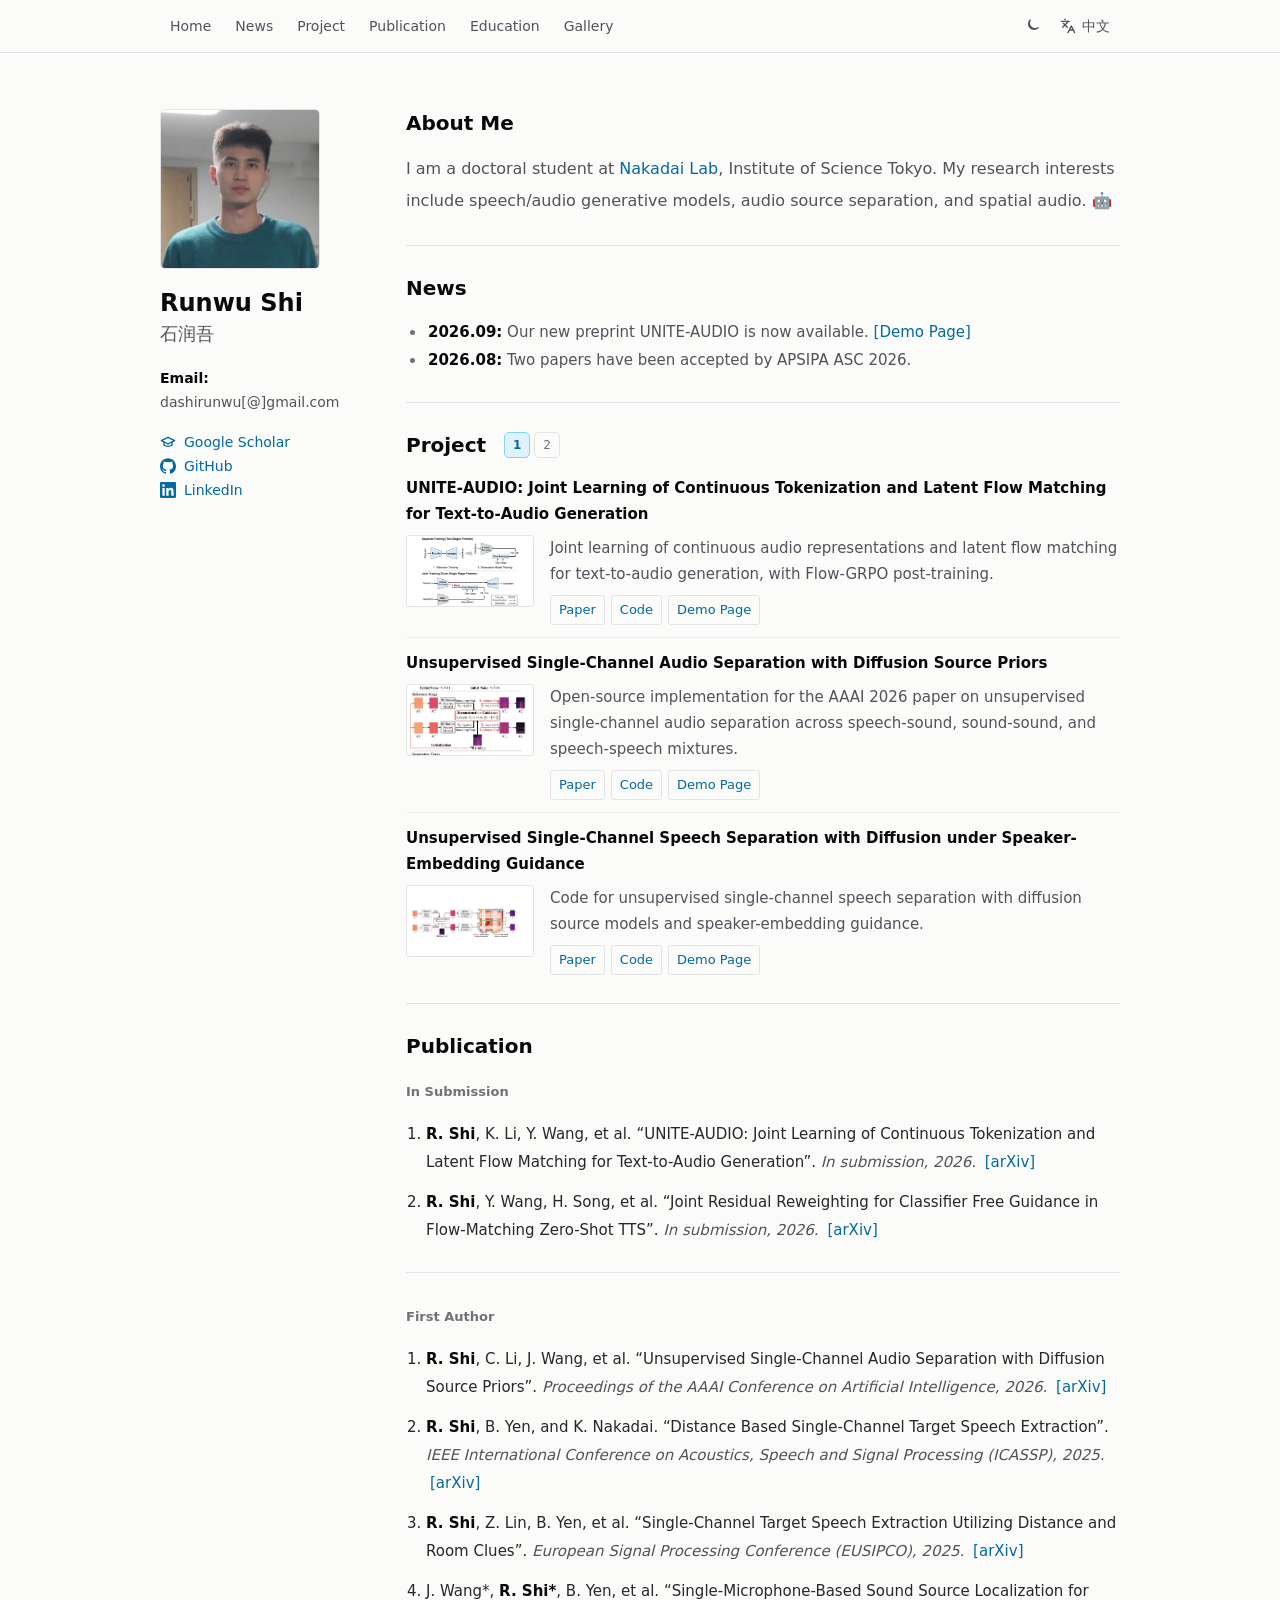
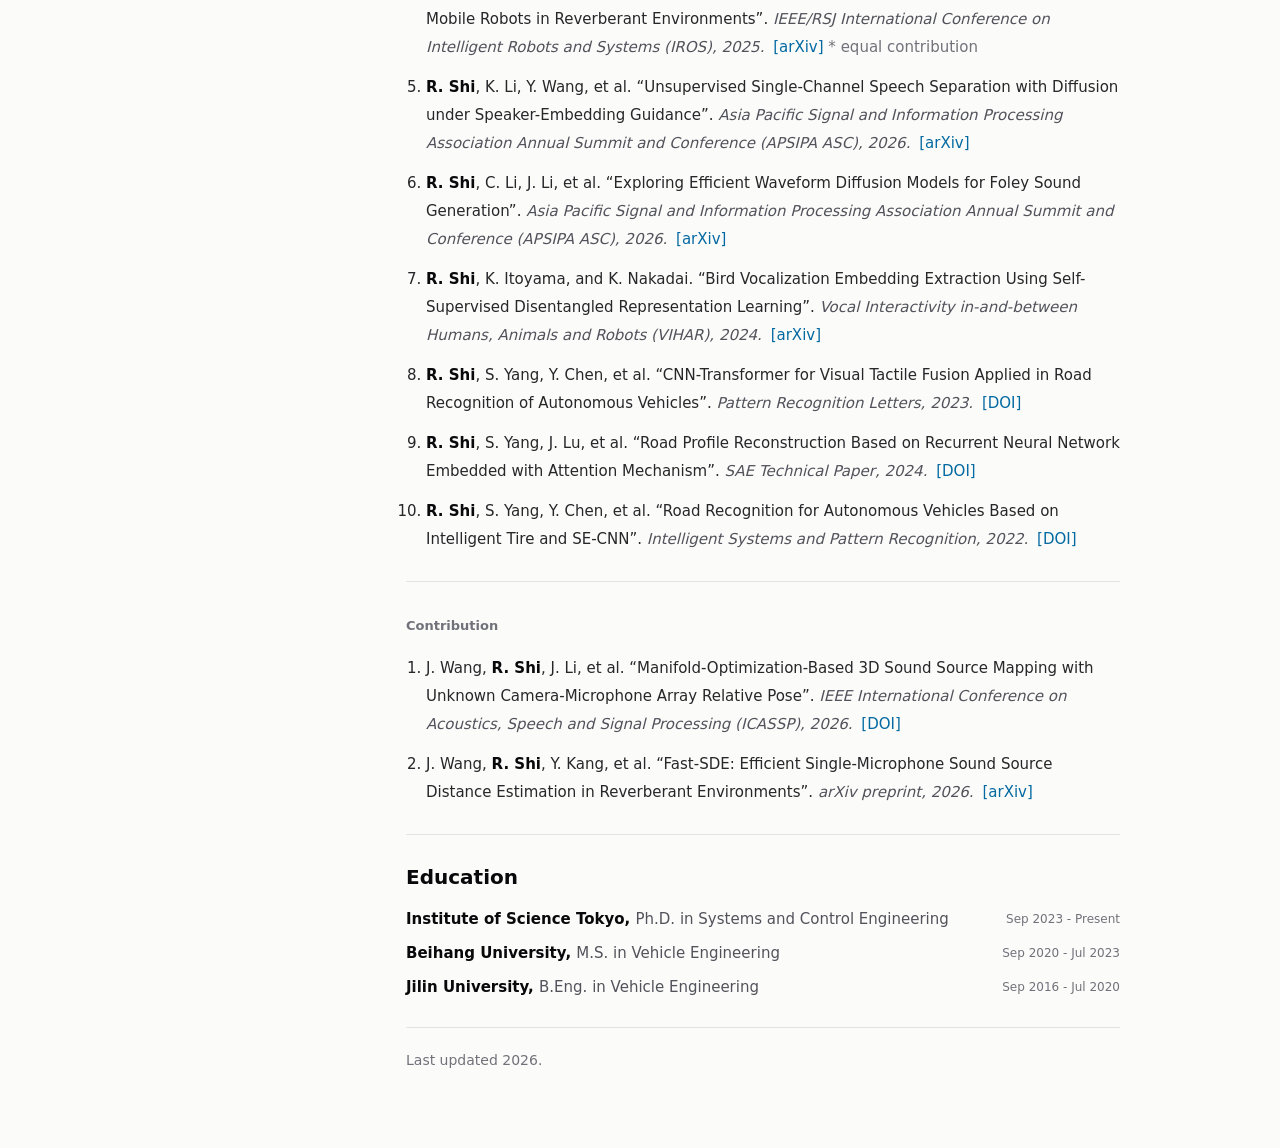
<file: index.html>
<!doctype html>
<html lang="en" data-lang="en">
  <head>
    <meta charset="utf-8" />
    <meta name="viewport" content="width=device-width, initial-scale=1" />
    <title>Runwu Shi（石润吾）Home page</title>
    <meta
      name="description"
      content="Personal academic homepage of Runwu Shi, a doctoral student working on speech, audio, and signal processing."
    />
    <meta property="og:title" content="Runwu Shi（石润吾）Home page" />
    <meta
      property="og:description"
      content="Personal academic homepage of Runwu Shi, a doctoral student working on speech, audio, and signal processing."
    />
    <meta property="og:url" content="https://runwushi.github.io/" />
    <meta property="og:type" content="website" />
    <link rel="icon" type="image/png" href="assets/favicon.png" />
    <link rel="apple-touch-icon" href="assets/favicon.png" />
    <link rel="stylesheet" href="styles.css?v=20260924-6" />
  </head>
  <body>
    <header class="site-header">
      <div class="header-inner">
        <nav class="nav" aria-label="Primary navigation">
          <a href="#top">Home</a>
          <a href="#news">News</a>
          <a href="#projects">Project</a>
          <a href="#publications">Publication</a>
          <a href="#education">Education</a>
          <a href="gallery.html">Gallery</a>
        </nav>
        <div class="header-actions">
          <button
            class="icon-button"
            id="theme-toggle"
            type="button"
            aria-label="Switch to dark mode"
            title="Switch to dark mode"
          >
            <svg class="moon-icon" aria-hidden="true" viewBox="0 0 24 24">
              <path
                d="M21 14.7A8.5 8.5 0 0 1 9.3 3a7 7 0 1 0 11.7 11.7Z"
              />
            </svg>
            <svg class="sun-icon" aria-hidden="true" viewBox="0 0 24 24">
              <circle cx="12" cy="12" r="4" />
              <path
                d="M12 2v2M12 20v2M4.9 4.9l1.4 1.4M17.7 17.7l1.4 1.4M2 12h2M20 12h2M4.9 19.1l1.4-1.4M17.7 6.3l1.4-1.4"
              />
            </svg>
          </button>
          <button class="language-button" id="language-toggle" type="button">
            <svg aria-hidden="true" viewBox="0 0 24 24">
              <path
                d="m5 8 6 6M4 14l6-6 2-3M2 5h12M7 2h1M22 22l-5-10-5 10M14 18h6"
              />
            </svg>
            <span class="lang-en">中文</span>
            <span class="lang-zh">English</span>
          </button>
        </div>
      </div>
    </header>

    <main id="top" class="page">
      <aside class="profile">
        <img
          class="portrait"
          src="assets/runwu-shi-photo.jpg"
          alt="Runwu Shi portrait"
        />
        <h1>Runwu Shi</h1>
        <p class="cn-name">石润吾</p>
        <p class="email">
          <strong><span class="lang-en">Email</span><span class="lang-zh">邮箱</span>:</strong>
          dashirunwu[@]gmail.com
        </p>
        <div class="profile-links">
          <a
            href="https://scholar.google.com/citations?user=aUKH6-wAAAAJ&amp;hl=zh-CN"
            target="_blank"
            rel="noreferrer"
          >
            <svg aria-hidden="true" viewBox="0 0 24 24">
              <path d="M22 10 12 5 2 10l10 5 10-5Z" />
              <path d="M6 12v5c2.7 2 9.3 2 12 0v-5" />
            </svg>
            Google Scholar
          </a>
          <a href="https://github.com/RunwuShi/" target="_blank" rel="noreferrer">
            <svg aria-hidden="true" viewBox="0 0 24 24" class="github-mark">
              <path
                d="M12 .3C5.37.3 0 5.67 0 12.3c0 5.3 3.44 9.8 8.2 11.38.6.11.82-.26.82-.58 0-.28-.01-1.04-.02-2.04-3.34.72-4.04-1.61-4.04-1.61-.55-1.39-1.33-1.76-1.33-1.76-1.09-.74.08-.73.08-.73 1.2.08 1.84 1.24 1.84 1.24 1.07 1.83 2.81 1.3 3.49 1 .11-.78.42-1.3.76-1.6-2.66-.3-5.46-1.33-5.46-5.93 0-1.31.47-2.38 1.24-3.22-.12-.3-.54-1.52.12-3.18 0 0 1.01-.32 3.3 1.23.96-.27 1.98-.4 3-.4s2.04.13 3 .4c2.29-1.55 3.3-1.23 3.3-1.23.66 1.66.24 2.88.12 3.18.77.84 1.24 1.91 1.24 3.22 0 4.61-2.81 5.62-5.48 5.92.43.37.82 1.1.82 2.22 0 1.6-.02 2.89-.02 3.28 0 .32.22.69.83.57A12 12 0 0 0 24 12.3C24 5.67 18.63.3 12 .3Z"
              />
            </svg>
            GitHub
          </a>
          <a href="https://www.linkedin.com/in/runwu-shi-97a55925b" target="_blank" rel="noreferrer">
            <svg aria-hidden="true" viewBox="0 0 24 24" class="brand-mark">
              <path
                d="M20.45 20.45h-3.56v-5.58c0-1.33-.02-3.04-1.85-3.04-1.86 0-2.14 1.45-2.14 2.95v5.67H9.34V8.98h3.41v1.57h.05a3.74 3.74 0 0 1 3.37-1.85c3.61 0 4.28 2.38 4.28 5.47v6.28ZM5.32 7.42a2.06 2.06 0 1 1 0-4.12 2.06 2.06 0 0 1 0 4.12Zm1.78 13.03H3.54V8.98H7.1v11.47ZM22.23 0H1.76C.79 0 0 .77 0 1.73v20.54C0 23.23.79 24 1.76 24h20.47c.98 0 1.77-.77 1.77-1.73V1.73C24 .77 23.21 0 22.23 0Z"
              />
            </svg>
            LinkedIn
          </a>
        </div>
      </aside>

      <article class="content">
        <section id="about">
          <h2><span class="lang-en">About Me</span><span class="lang-zh">个人简介</span></h2>
          <p class="lang-en">
            I am a doctoral student at
            <a href="https://www.ra.sc.e.titech.ac.jp/" target="_blank" rel="noreferrer">Nakadai Lab</a>,
            Institute of Science Tokyo. My research interests include speech/audio
            generative models, audio source separation, and spatial audio. 🤖
          </p>
          <p class="lang-zh">
            我是东京科学大学
            <a href="https://www.ra.sc.e.titech.ac.jp/" target="_blank" rel="noreferrer">Nakadai Lab</a>
            的博士生。我的研究方向包括语音/音频生成模型、音源分离与空间音频等，欢迎合作~ 🤖
          </p>
        </section>

        <section id="news">
          <h2><span class="lang-en">News</span><span class="lang-zh">动态</span></h2>
          <ul class="news-list">
            <li>
              <time datetime="2026-09">2026.09:</time>
              <span class="lang-en">Our new preprint UNITE-AUDIO is now available.</span>
              <span class="lang-zh">我们的新论文 UNITE-AUDIO 现已公开。</span>
              <span class="links">
                <a href="https://runwushi.github.io/Unite-Audio/" target="_blank" rel="noreferrer">[Demo Page]</a>
              </span>
            </li>
            <li>
              <time datetime="2026-08">2026.08:</time>
              <span class="lang-en">Two papers have been accepted by APSIPA ASC 2026.</span>
              <span class="lang-zh">两篇论文已被 APSIPA ASC 2026 录用。</span>
            </li>
          </ul>
        </section>

        <section id="projects">
          <div class="project-heading">
            <h2><span class="lang-en">Project</span><span class="lang-zh">项目</span></h2>
            <nav class="project-pagination" aria-label="Project pages"></nav>
          </div>
          <ul class="plain-list project-list">
            <li class="project-item">
              <p class="paper-title">UNITE-AUDIO: Joint Learning of Continuous Tokenization and Latent Flow Matching for Text-to-Audio Generation</p>
              <div class="project-body">
                <img class="project-thumbnail" src="assets/projects/unite-audio.png" alt="Overview of the UNITE-AUDIO training framework" width="1000" height="721" />
                <div class="project-copy">
                  <p class="lang-en">
                    Joint learning of continuous audio representations and latent flow
                    matching for text-to-audio generation, with Flow-GRPO post-training.
                  </p>
                  <p class="lang-zh">
                    联合学习连续音频表征与潜在 Flow Matching 的文本到音频生成方法，并采用
                    Flow-GRPO 进行后训练。
                  </p>
                  <p class="links">
                    <a href="https://arxiv.org/abs/2609.28206" target="_blank" rel="noreferrer">Paper</a>
                    <a href="https://github.com/RunwuShi/Unite-Audio" target="_blank" rel="noreferrer">Code</a>
                    <a href="https://runwushi.github.io/Unite-Audio/" target="_blank" rel="noreferrer">Demo Page</a>
                  </p>
                </div>
              </div>
            </li>
            <li class="project-item">
              <p class="paper-title">Unsupervised Single-Channel Audio Separation with Diffusion Source Priors</p>
              <div class="project-body">
                <img class="project-thumbnail" src="assets/projects/diffusion-source-priors.png" alt="Diffusion source prior audio separation framework" width="530" height="300" loading="lazy" />
                <div class="project-copy">
                  <p class="lang-en">
                    Open-source implementation for the AAAI 2026 paper on unsupervised
                    single-channel audio separation across speech-sound, sound-sound, and
                    speech-speech mixtures.
                  </p>
                  <p class="lang-zh">
                    AAAI 2026 论文的开源实现，面向 speech-sound、sound-sound 与 speech-speech
                    等单通道音频分离任务。
                  </p>
                  <p class="links">
                    <a href="https://arxiv.org/abs/2512.07226" target="_blank" rel="noreferrer">Paper</a>
                    <a href="https://github.com/RunwuShi/unasdiff" target="_blank" rel="noreferrer">Code</a>
                    <a href="https://runwushi.github.io/unasdiff/" target="_blank" rel="noreferrer">Demo Page</a>
                  </p>
                </div>
              </div>
            </li>
            <li class="project-item">
              <p class="paper-title">Unsupervised Single-Channel Speech Separation with Diffusion under Speaker-Embedding Guidance</p>
              <div class="project-body">
                <img class="project-thumbnail" src="assets/projects/speaker-embedding-guidance.png" alt="Speaker-embedding guided speech separation framework" width="1045" height="270" loading="lazy" />
                <div class="project-copy">
                  <p class="lang-en">
                    Code for unsupervised single-channel speech separation with diffusion
                    source models and speaker-embedding guidance.
                  </p>
                  <p class="lang-zh">
                    基于扩散源模型和说话人嵌入引导的无监督单通道语音分离代码。
                  </p>
                  <p class="links">
                    <a href="https://arxiv.org/abs/2509.24395" target="_blank" rel="noreferrer">Paper</a>
                    <a href="https://github.com/RunwuShi/UnSepDiff" target="_blank" rel="noreferrer">Code</a>
                    <a href="https://runwushi.github.io/UnSepDiff_demo/" target="_blank" rel="noreferrer">Demo Page</a>
                  </p>
                </div>
              </div>
            </li>
            <li class="project-item">
              <p class="paper-title">Real Grid RIR Dataset</p>
              <div class="project-body">
                <img class="project-thumbnail project-thumbnail-photo" src="assets/projects/grid-rir-dataset.jpg" alt="Microphone and loudspeaker setup for the Grid RIR dataset" width="1000" height="752" loading="lazy" />
                <div class="project-copy">
                  <p class="lang-en">
                    A real room impulse response dataset collected at grid source locations
                    in a meeting room, useful for distance estimation, spatial audio
                    separation, and target extraction.
                  </p>
                  <p class="lang-zh">
                    会议室网格位置采集的真实房间脉冲响应数据集，适用于距离估计、空间音频分离和目标提取等研究。
                  </p>
                  <p class="links">
                    <a href="https://zenodo.org/records/14717170" target="_blank" rel="noreferrer">Dataset</a>
                    <a href="https://github.com/RunwuShi/GridRIRDataset" target="_blank" rel="noreferrer">Code</a>
                  </p>
                </div>
              </div>
            </li>
          </ul>
        </section>

        <section id="publications">
          <h2><span class="lang-en">Publication</span><span class="lang-zh">论文</span></h2>
          <p class="publication-group-title">
            <span class="lang-en">In Submission</span>
            <span class="lang-zh">投稿中</span>
          </p>
          <ol class="publication-list">
            <li>
              <strong>R. Shi</strong>, K. Li, Y. Wang, et al. “UNITE-AUDIO: Joint
              Learning of Continuous Tokenization and Latent Flow Matching for
              Text-to-Audio Generation”. <em>In submission, 2026.</em>
              <a href="https://arxiv.org/abs/2609.28206" target="_blank" rel="noreferrer">[arXiv]</a>
            </li>
            <li>
              <strong>R. Shi</strong>, Y. Wang, H. Song, et al. “Joint Residual
              Reweighting for Classifier Free Guidance in Flow-Matching Zero-Shot TTS”.
              <em>In submission, 2026.</em>
              <a href="https://arxiv.org/abs/2606.25672" target="_blank" rel="noreferrer">[arXiv]</a>
            </li>
          </ol>

          <hr />

          <p class="publication-group-title">
            <span class="lang-en">First Author</span>
            <span class="lang-zh">第一作者</span>
          </p>
          <ol class="publication-list">
            <li>
              <strong>R. Shi</strong>, C. Li, J. Wang, et al. “Unsupervised
              Single-Channel Audio Separation with Diffusion Source Priors”.
              <em>Proceedings of the AAAI Conference on Artificial Intelligence, 2026.</em>
              <a href="https://arxiv.org/abs/2512.07226" target="_blank" rel="noreferrer">[arXiv]</a>
            </li>
            <li>
              <strong>R. Shi</strong>, B. Yen, and K. Nakadai. “Distance Based
              Single-Channel Target Speech Extraction”.
              <em>IEEE International Conference on Acoustics, Speech and Signal Processing (ICASSP), 2025.</em>
              <a href="https://arxiv.org/abs/2412.20144" target="_blank" rel="noreferrer">[arXiv]</a>
            </li>
            <li>
              <strong>R. Shi</strong>, Z. Lin, B. Yen, et al. “Single-Channel Target
              Speech Extraction Utilizing Distance and Room Clues”.
              <em>European Signal Processing Conference (EUSIPCO), 2025.</em>
              <a href="https://arxiv.org/abs/2505.14433" target="_blank" rel="noreferrer">[arXiv]</a>
            </li>
            <li>
              J. Wang*, <strong>R. Shi*</strong>, B. Yen, et al.
              “Single-Microphone-Based Sound Source Localization for Mobile Robots in
              Reverberant Environments”.
              <em>IEEE/RSJ International Conference on Intelligent Robots and Systems (IROS), 2025.</em>
              <a href="https://arxiv.org/abs/2506.16173" target="_blank" rel="noreferrer">[arXiv]</a>
              <span class="note">* equal contribution</span>
            </li>
            <li>
              <strong>R. Shi</strong>, K. Li, Y. Wang, et al. “Unsupervised
              Single-Channel Speech Separation with Diffusion under Speaker-Embedding
              Guidance”.
              <em>Asia Pacific Signal and Information Processing Association Annual Summit and Conference (APSIPA ASC), 2026.</em>
              <a href="https://arxiv.org/abs/2509.24395" target="_blank" rel="noreferrer">[arXiv]</a>
            </li>
            <li>
              <strong>R. Shi</strong>, C. Li, J. Li, et al. “Exploring Efficient
              Waveform Diffusion Models for Foley Sound Generation”.
              <em>Asia Pacific Signal and Information Processing Association Annual Summit and Conference (APSIPA ASC), 2026.</em>
              <a href="https://arxiv.org/abs/2607.29148" target="_blank" rel="noreferrer">[arXiv]</a>
            </li>
            <li>
              <strong>R. Shi</strong>, K. Itoyama, and K. Nakadai. “Bird Vocalization
              Embedding Extraction Using Self-Supervised Disentangled Representation
              Learning”.
              <em>Vocal Interactivity in-and-between Humans, Animals and Robots (VIHAR), 2024.</em>
              <a href="https://arxiv.org/abs/2412.20146" target="_blank" rel="noreferrer">[arXiv]</a>
            </li>
            <li>
              <strong>R. Shi</strong>, S. Yang, Y. Chen, et al. “CNN-Transformer for
              Visual Tactile Fusion Applied in Road Recognition of Autonomous Vehicles”.
              <em>Pattern Recognition Letters, 2023.</em>
              <a href="https://doi.org/10.1016/j.patrec.2022.11.023" target="_blank" rel="noreferrer">[DOI]</a>
            </li>
            <li>
              <strong>R. Shi</strong>, S. Yang, J. Lu, et al. “Road Profile
              Reconstruction Based on Recurrent Neural Network Embedded with Attention
              Mechanism”. <em>SAE Technical Paper, 2024.</em>
              <a href="https://doi.org/10.4271/2024-01-2294" target="_blank" rel="noreferrer">[DOI]</a>
            </li>
            <li>
              <strong>R. Shi</strong>, S. Yang, Y. Chen, et al. “Road Recognition for
              Autonomous Vehicles Based on Intelligent Tire and SE-CNN”.
              <em>Intelligent Systems and Pattern Recognition, 2022.</em>
              <a href="https://doi.org/10.1007/978-3-031-08277-1_24" target="_blank" rel="noreferrer">[DOI]</a>
            </li>
          </ol>

          <hr />

          <p class="publication-group-title">
            <span class="lang-en">Contribution</span>
            <span class="lang-zh">合作论文</span>
          </p>
          <ol class="publication-list">
            <li>
              J. Wang, <strong>R. Shi</strong>, J. Li, et al.
              “Manifold-Optimization-Based 3D Sound Source Mapping with Unknown
              Camera-Microphone Array Relative Pose”.
              <em>IEEE International Conference on Acoustics, Speech and Signal Processing (ICASSP), 2026.</em>
              <a href="https://doi.org/10.1109/ICASSP55912.2026.11462576" target="_blank" rel="noreferrer">[DOI]</a>
            </li>
            <li>
              J. Wang, <strong>R. Shi</strong>, Y. Kang, et al. “Fast-SDE: Efficient
              Single-Microphone Sound Source Distance Estimation in Reverberant
              Environments”. <em>arXiv preprint, 2026.</em>
              <a href="https://arxiv.org/abs/2606.12339" target="_blank" rel="noreferrer">[arXiv]</a>
            </li>
          </ol>
        </section>

        <section id="education">
          <h2><span class="lang-en">Education</span><span class="lang-zh">教育背景</span></h2>
          <div class="education-list">
            <div class="education-row">
              <p>
                <strong class="lang-en">Institute of Science Tokyo, </strong>
                <strong class="lang-zh">东京科学大学（东京工业大学），</strong>
                <span class="lang-en">Ph.D. in Systems and Control Engineering</span>
                <span class="lang-zh">系统与控制工程，博士</span>
              </p>
              <time><span class="lang-en">Sep 2023 - Present</span><span class="lang-zh">2023.9 - 至今</span></time>
            </div>
            <div class="education-row">
              <p>
                <strong class="lang-en">Beihang University, </strong>
                <strong class="lang-zh">北京航空航天大学，</strong>
                <span class="lang-en">M.S. in Vehicle Engineering</span>
                <span class="lang-zh">车辆工程，硕士</span>
              </p>
              <time><span class="lang-en">Sep 2020 - Jul 2023</span><span class="lang-zh">2020.9 - 2023.7</span></time>
            </div>
            <div class="education-row">
              <p>
                <strong class="lang-en">Jilin University, </strong>
                <strong class="lang-zh">吉林大学，</strong>
                <span class="lang-en">B.Eng. in Vehicle Engineering</span>
                <span class="lang-zh">车辆工程，本科</span>
              </p>
              <time><span class="lang-en">Sep 2016 - Jul 2020</span><span class="lang-zh">2016.9 - 2020.7</span></time>
            </div>
          </div>
        </section>

        <footer>Last updated 2026.</footer>
      </article>
    </main>

    <script src="script.js?v=20260924-4"></script>
  </body>
</html>
</file>
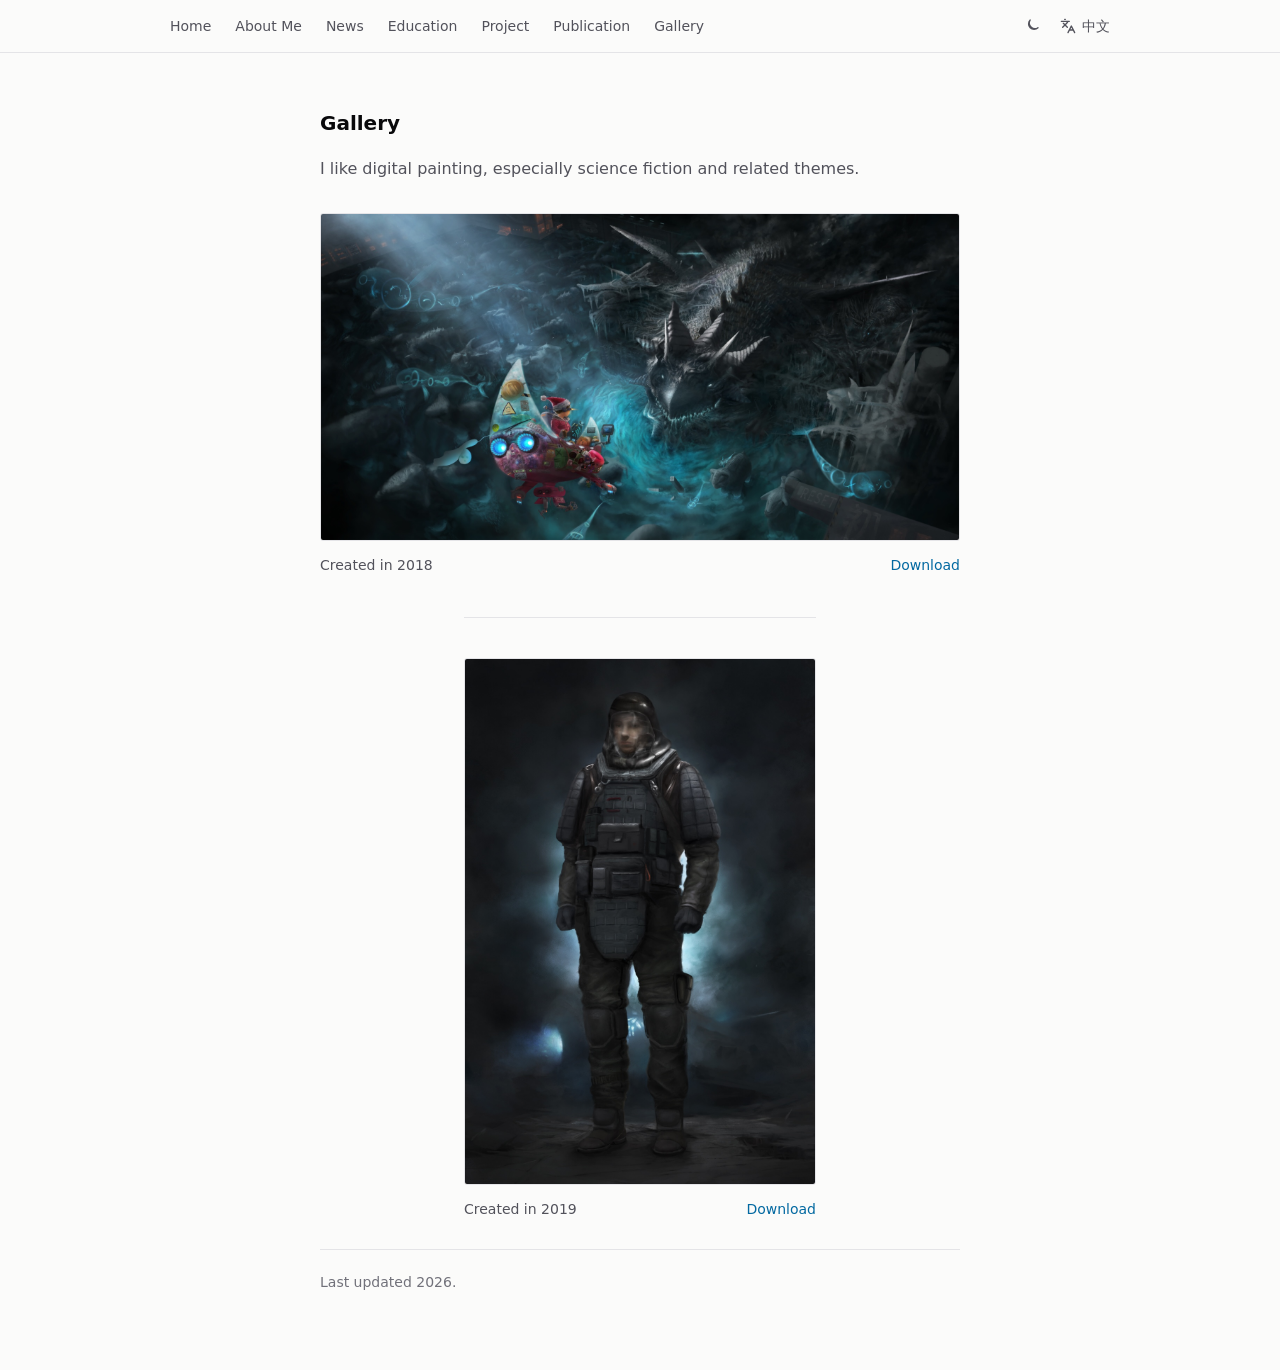
<file: gallery.html>
<!doctype html>
<html lang="en" data-lang="en">
  <head>
    <meta charset="utf-8" />
    <meta name="viewport" content="width=device-width, initial-scale=1" />
    <title>Gallery | Runwu Shi（石润吾）Home page</title>
    <meta
      name="description"
      content="A gallery of paintings by Runwu Shi."
    />
    <meta property="og:title" content="Gallery | Runwu Shi（石润吾）Home page" />
    <meta property="og:description" content="A gallery of paintings by Runwu Shi." />
    <meta property="og:url" content="https://runwushi.github.io/gallery.html" />
    <meta property="og:type" content="website" />
    <link rel="icon" type="image/png" href="assets/favicon.png" />
    <link rel="apple-touch-icon" href="assets/favicon.png" />
    <link rel="stylesheet" href="styles.css" />
  </head>
  <body>
    <header class="site-header">
      <div class="header-inner">
        <nav class="nav" aria-label="Primary navigation">
          <a href="index.html#top">Home</a>
          <a href="index.html#about">About Me</a>
          <a href="index.html#news">News</a>
          <a href="index.html#education">Education</a>
          <a href="index.html#projects">Project</a>
          <a href="index.html#publications">Publication</a>
          <a href="gallery.html" aria-current="page">Gallery</a>
        </nav>
        <div class="header-actions">
          <button
            class="icon-button"
            id="theme-toggle"
            type="button"
            aria-label="Switch to dark mode"
            title="Switch to dark mode"
          >
            <svg class="moon-icon" aria-hidden="true" viewBox="0 0 24 24">
              <path d="M21 14.7A8.5 8.5 0 0 1 9.3 3a7 7 0 1 0 11.7 11.7Z" />
            </svg>
            <svg class="sun-icon" aria-hidden="true" viewBox="0 0 24 24">
              <circle cx="12" cy="12" r="4" />
              <path
                d="M12 2v2M12 20v2M4.9 4.9l1.4 1.4M17.7 17.7l1.4 1.4M2 12h2M20 12h2M4.9 19.1l1.4-1.4M17.7 6.3l1.4-1.4"
              />
            </svg>
          </button>
          <button class="language-button" id="language-toggle" type="button">
            <svg aria-hidden="true" viewBox="0 0 24 24">
              <path d="m5 8 6 6M4 14l6-6 2-3M2 5h12M7 2h1M22 22l-5-10-5 10M14 18h6" />
            </svg>
            <span class="lang-en">中文</span>
            <span class="lang-zh">English</span>
          </button>
        </div>
      </div>
    </header>

    <main id="top" class="page gallery-page">
      <article class="content gallery-content">
        <section id="gallery">
          <h2><span class="lang-en">Gallery</span><span class="lang-zh">画廊</span></h2>
          <p class="gallery-intro">
            <span class="lang-en">I like digital painting, especially science fiction and related themes.</span>
            <span class="lang-zh">我喜欢数字绘画，比如科幻等主题。</span>
          </p>
          <div class="gallery-list">
            <figure class="gallery-item">
              <img
                class="gallery-artwork"
                src="assets/gallery/runwu-shi-painting-2018-preview.jpg"
                alt="Painting created by Runwu Shi in 2018"
                width="1800"
                height="919"
              />
              <figcaption class="gallery-caption">
                <span class="lang-en">Created in 2018</span>
                <span class="lang-zh">创作于 2018</span>
                <a href="assets/gallery/runwu-shi-painting-2018.jpeg" download>
                  <span class="lang-en">Download</span><span class="lang-zh">下载原图</span>
                </a>
              </figcaption>
            </figure>

            <figure class="gallery-item portrait-item">
              <img
                class="gallery-artwork"
                src="assets/gallery/runwu-shi-painting-2019-preview.jpg"
                alt="Painting created by Runwu Shi in 2019"
                width="1000"
                height="1500"
                loading="lazy"
              />
              <figcaption class="gallery-caption">
                <span class="lang-en">Created in 2019</span>
                <span class="lang-zh">创作于 2019</span>
                <a href="assets/gallery/runwu-shi-painting-2019.png" download>
                  <span class="lang-en">Download</span><span class="lang-zh">下载原图</span>
                </a>
              </figcaption>
            </figure>
          </div>
        </section>

        <footer>Last updated 2026.</footer>
      </article>
    </main>

    <script src="script.js"></script>
  </body>
</html>
</file>
<file: styles.css>
:root {
  color-scheme: light;
  --bg: #fbfbfa;
  --text: #27272a;
  --muted: #52525b;
  --subtle: #71717a;
  --heading: #09090b;
  --line: #e4e4e7;
  --line-soft: #eeeeef;
  --hover: #f4f4f5;
  --link: #0369a1;
  --pagination-active-bg: #e0f2fe;
  --pagination-active-border: #7dd3fc;
  --header-bg: rgb(251 251 250 / 0.95);
}

:root.dark {
  color-scheme: dark;
  --bg: #2b2b2b;
  --text: #d4d4d8;
  --muted: #d4d4d8;
  --subtle: #a1a1aa;
  --heading: #f4f4f5;
  --line: rgb(63 63 70 / 0.65);
  --line-soft: rgb(63 63 70 / 0.55);
  --hover: rgb(63 63 70 / 0.3);
  --link: #7dd3fc;
  --pagination-active-bg: #164e63;
  --pagination-active-border: #0e7490;
  --header-bg: rgb(43 43 43 / 0.95);
}

* {
  box-sizing: border-box;
}

html {
  scroll-behavior: smooth;
}

body {
  margin: 0;
  background: var(--bg);
  color: var(--text);
  font-family:
    ui-sans-serif,
    system-ui,
    -apple-system,
    BlinkMacSystemFont,
    "Segoe UI",
    sans-serif;
  transition:
    background-color 180ms ease,
    color 180ms ease;
}

a {
  color: var(--link);
  text-decoration: none;
}

a:hover {
  text-decoration: underline;
}

.site-header {
  position: sticky;
  top: 0;
  z-index: 50;
  border-bottom: 1px solid var(--line);
  background: var(--header-bg);
  backdrop-filter: blur(12px);
}

.header-inner {
  max-width: 64rem;
  margin: 0 auto;
  padding: 0.75rem 1.25rem;
  display: flex;
  align-items: center;
  justify-content: space-between;
  gap: 1rem;
}

.nav {
  display: flex;
  flex-wrap: wrap;
  align-items: center;
  gap: 0.25rem;
}

.nav a,
.language-button {
  border-radius: 3px;
  padding: 0.25rem 0.625rem;
  color: var(--muted);
  font-size: 0.875rem;
  line-height: 1.25rem;
  transition:
    background-color 150ms ease,
    color 150ms ease;
}

.nav a:hover,
.language-button:hover {
  background: var(--hover);
  color: var(--heading);
  text-decoration: none;
}

.header-actions {
  display: flex;
  align-items: center;
  flex-shrink: 0;
  gap: 0.25rem;
}

button {
  border: 0;
  background: transparent;
  font: inherit;
  color: inherit;
  cursor: pointer;
}

.icon-button {
  width: 1.75rem;
  height: 1.75rem;
  display: inline-flex;
  align-items: center;
  justify-content: center;
  color: var(--muted);
  transition: color 150ms ease;
}

.icon-button:hover {
  color: var(--heading);
}

.icon-button svg,
.language-button svg {
  width: 1rem;
  height: 1rem;
  fill: none;
  stroke: currentColor;
  stroke-linecap: round;
  stroke-linejoin: round;
  stroke-width: 2;
  transition: transform 150ms ease;
}

.icon-button:hover .moon-icon {
  transform: rotate(-12deg) scale(1.1);
}

.icon-button:hover .sun-icon {
  transform: rotate(12deg) scale(1.1);
}

.language-button:hover svg {
  transform: translateY(-0.125rem) scale(1.1);
}

.sun-icon,
.dark .moon-icon {
  display: none;
}

.dark .sun-icon {
  display: block;
}

.language-button {
  display: inline-flex;
  align-items: center;
  gap: 0.375rem;
}

.page {
  max-width: 64rem;
  margin: 0 auto;
  padding: 2.5rem 1.25rem;
  display: grid;
  gap: 2.25rem;
}

.profile {
  align-self: start;
}

.portrait {
  width: 8rem;
  aspect-ratio: 1;
  object-fit: cover;
  object-position: 50% 18%;
  border: 1px solid var(--line);
  border-radius: 5px;
  display: block;
}

.profile h1 {
  margin: 1.25rem 0 0;
  color: var(--heading);
  font-size: 1.5rem;
  line-height: 1.2;
}

.cn-name {
  margin: 0.25rem 0 0;
  color: var(--muted);
  font-size: 1.125rem;
  font-weight: 500;
}

.email {
  margin: 1.25rem 0 0;
  color: var(--muted);
  font-size: 0.875rem;
  line-height: 1.5rem;
}

.email strong {
  color: var(--heading);
  font-weight: 600;
}

.profile-links {
  margin-top: 1.25rem;
  display: flex;
  flex-direction: column;
  gap: 0.5rem;
}

.profile-links a {
  width: fit-content;
  display: inline-flex;
  align-items: center;
  gap: 0.5rem;
  font-size: 0.875rem;
}

.profile-links svg {
  width: 1rem;
  height: 1rem;
  flex: 0 0 auto;
  fill: none;
  stroke: currentColor;
  stroke-linecap: round;
  stroke-linejoin: round;
  stroke-width: 2;
}

.profile-links .github-mark,
.profile-links .brand-mark {
  fill: currentColor;
  stroke: none;
}

section {
  scroll-margin-top: 5rem;
  border-top: 1px solid var(--line);
  padding: 1.75rem 0;
}

.content > section:first-child {
  border-top: 0;
  padding-top: 0;
}

h2 {
  margin: 0 0 1rem;
  color: var(--heading);
  font-size: 1.25rem;
  line-height: 1.75rem;
}

p {
  margin: 0;
}

section > p {
  max-width: 48rem;
  color: var(--muted);
  font-size: 1rem;
  line-height: 2rem;
}

.education-list {
  display: grid;
  gap: 0.625rem;
}

.education-row {
  display: grid;
  gap: 0.125rem;
}

.education-row p {
  color: var(--muted);
  font-size: 0.9375rem;
  line-height: 1.5rem;
}

.education-row strong {
  color: var(--heading);
  font-weight: 600;
}

.education-row time {
  color: var(--subtle);
  font-size: 0.75rem;
  font-weight: 500;
  line-height: 1.5rem;
}

.plain-list {
  margin: 0;
  padding: 0;
  list-style: none;
}

.news-list {
  margin: 0;
  padding-left: 1.25rem;
  color: var(--muted);
  font-size: 0.9375rem;
  line-height: 1.75rem;
}

.news-list li {
  display: list-item;
  padding-left: 0.125rem;
}

.news-list li::marker {
  color: var(--subtle);
}

.news-list time {
  color: var(--heading);
  font-weight: 600;
  font-variant-numeric: tabular-nums;
  white-space: nowrap;
}

.news-list .links {
  display: inline;
}

.news-list .links a:last-child {
  margin-right: 0;
}

.project-list {
  display: grid;
  color: var(--muted);
  font-size: 0.9375rem;
  line-height: 1.625rem;
}

.project-item + .project-item {
  margin-top: 0.75rem;
  padding-top: 0.75rem;
  border-top: 1px solid var(--line-soft);
}

.project-item.project-page-first {
  margin-top: 0;
  padding-top: 0;
  border-top: 0;
}

.paper-title {
  color: var(--heading);
  font-weight: 600;
}

.project-body {
  margin-top: 0.5rem;
  display: grid;
  grid-template-columns: 8rem minmax(0, 1fr);
  align-items: start;
  gap: 1rem;
}

.project-thumbnail {
  width: 100%;
  height: 4.5rem;
  aspect-ratio: 16 / 9;
  display: block;
  object-fit: contain;
  border: 1px solid var(--line);
  border-radius: 3px;
  background: light-dark(#ffffff, #f4f4f5);
}

.project-thumbnail-photo {
  object-fit: cover;
}

.project-list .links {
  margin-top: 0.5rem;
  display: flex;
  flex-wrap: wrap;
  gap: 0.375rem;
}

.project-list .links a {
  margin: 0;
  border: 1px solid var(--line);
  border-radius: 3px;
  padding: 0.125rem 0.5rem;
  font-size: 0.8125rem;
  line-height: 1.5rem;
  transition:
    background-color 150ms ease,
    color 150ms ease;
}

.project-list .links a:hover {
  background: var(--hover);
  color: var(--heading);
  text-decoration: none;
}

.project-heading {
  display: flex;
  align-items: center;
  gap: 1.125rem;
  margin-bottom: 1rem;
}

.project-heading h2 {
  margin: 0;
}

.project-pagination {
  display: flex;
  gap: 0.25rem;
}

.project-pagination button {
  width: 1.625rem;
  height: 1.625rem;
  border: 1px solid var(--line);
  border-radius: 5px;
  color: var(--subtle);
  font-size: 0.75rem;
  line-height: 1;
}

.project-pagination button:hover {
  background: var(--hover);
  color: var(--heading);
}

.project-pagination button[aria-current="page"] {
  border-color: var(--pagination-active-border);
  background: var(--pagination-active-bg);
  color: var(--link);
  font-weight: 600;
}

.links a {
  margin-right: 0.5rem;
}

.publication-list {
  margin: 0;
  padding-left: 1.25rem;
  color: var(--text);
  font-size: 0.9375rem;
  line-height: 1.75rem;
}

.publication-group-title {
  margin: 0 0 0.75rem;
  color: var(--subtle);
  font-size: 0.8125rem;
  font-weight: 600;
  letter-spacing: 0;
}

.publication-list li + li {
  margin-top: 0.75rem;
}

.publication-list strong {
  color: var(--heading);
  font-weight: 700;
}

.publication-list em {
  color: var(--muted);
  font-style: italic;
}

.publication-list a {
  margin-left: 0.25rem;
}

.note {
  color: var(--subtle);
}

.gallery-page {
  max-width: 44rem;
  display: block;
}

.gallery-content {
  width: 100%;
}

.gallery-intro {
  margin-bottom: 1.75rem;
}

.gallery-list {
  display: grid;
  gap: 2.5rem;
}

.gallery-item {
  margin: 0;
}

.gallery-item + .gallery-item {
  padding-top: 2.5rem;
  border-top: 1px solid var(--line);
}

.gallery-artwork {
  width: 100%;
  height: auto;
  display: block;
  border: 1px solid var(--line);
  border-radius: 3px;
}

.gallery-item.portrait-item {
  width: min(100%, 22rem);
  margin: 0 auto;
}

.gallery-caption {
  margin-top: 0.75rem;
  display: flex;
  align-items: baseline;
  justify-content: space-between;
  gap: 1rem;
  color: var(--muted);
  font-size: 0.875rem;
  line-height: 1.5rem;
}

.gallery-caption a {
  flex-shrink: 0;
}

hr {
  margin: 1.75rem 0;
  border: 0;
  border-top: 1px solid var(--line);
}

footer {
  border-top: 1px solid var(--line);
  padding: 1.5rem 0;
  color: var(--subtle);
  font-size: 0.875rem;
}

[data-lang="en"] .lang-zh,
[data-lang="zh"] .lang-en {
  display: none;
}

@media (min-width: 640px) {
  .header-inner,
  .page {
    padding-left: 2rem;
    padding-right: 2rem;
  }

  .portrait {
    width: 10rem;
  }
}

@media (min-width: 768px) {
  .page {
    grid-template-columns: 13.125rem minmax(0, 1fr);
    padding-top: 3.5rem;
    padding-bottom: 3.5rem;
  }

  .profile {
    position: sticky;
    top: 5rem;
  }

  .education-row {
    grid-template-columns: minmax(0, 1fr) auto;
    column-gap: 1.5rem;
  }

  .education-row time {
    text-align: right;
  }
}

@media (max-width: 640px) {
  .project-body {
    grid-template-columns: 7rem minmax(0, 1fr);
    gap: 0.75rem;
  }

  .project-thumbnail {
    width: 7rem;
    height: 3.9375rem;
  }
}

@media (max-width: 520px) {
  .header-inner {
    align-items: flex-start;
  }

  .header-actions {
    padding-top: 0.125rem;
  }

  .nav a,
  .language-button {
    padding-left: 0.4rem;
    padding-right: 0.4rem;
  }

}
</file>
